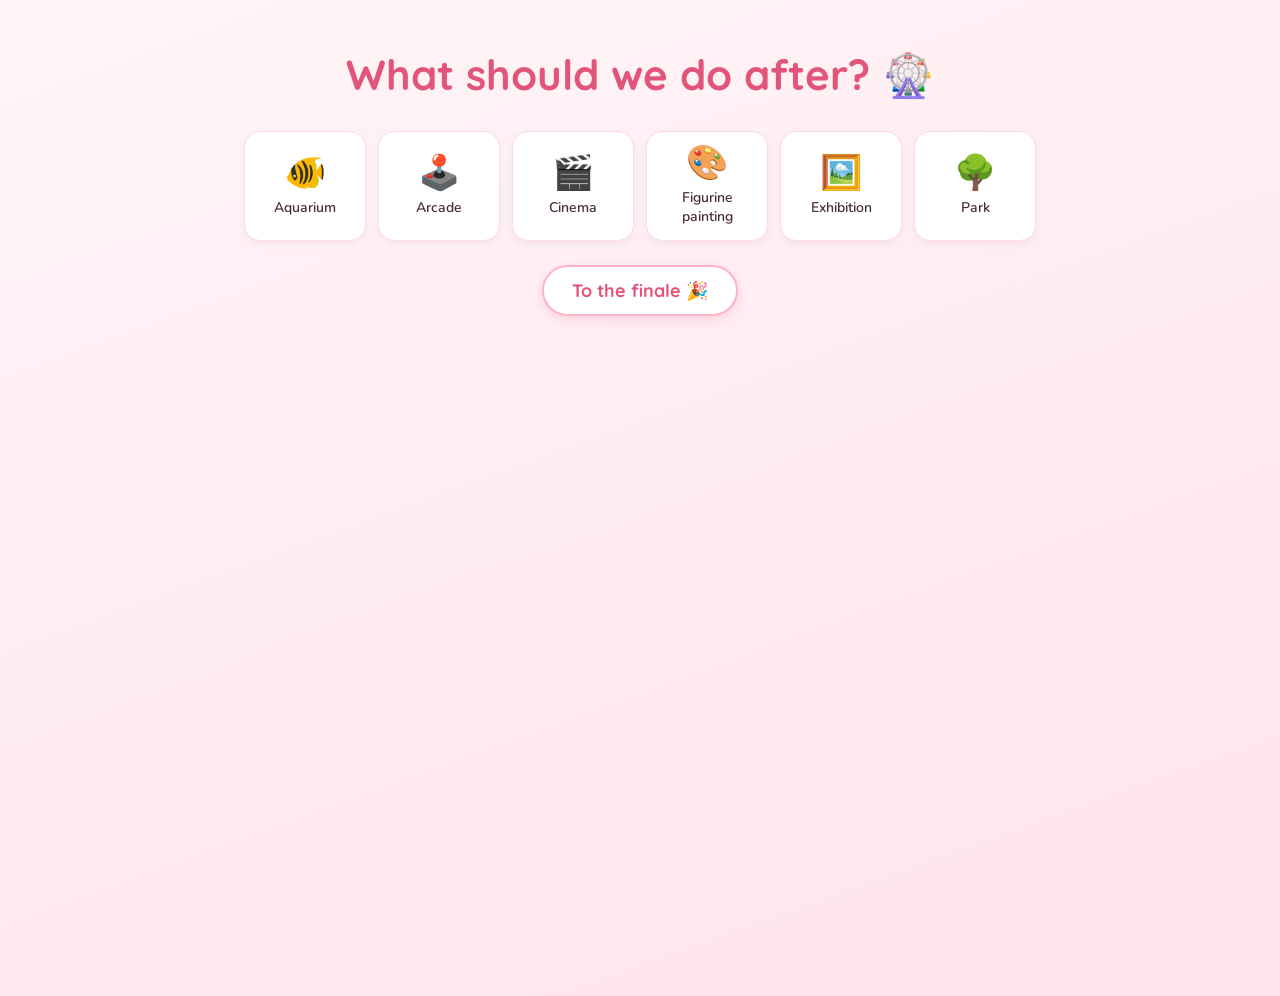
<file: activities.html>
<!DOCTYPE html>
<html lang="en">
  <head>
    <meta charset="UTF-8" />
    <meta name="viewport" content="width=device-width, initial-scale=1.0" />
    <title>To my Nhe Nhe</title>
    <link rel="icon" href="favicon.svg" type="image/svg+xml" />
    <link rel="stylesheet" href="css/activities.css" />
  </head>
  <body>
    <div id="activityquestion"><b>What should we do after? 🎡</b></div>
    <div class="activities-selection">
      <label class="activity-item">
        <input type="checkbox" name="activities" value="Aquarium" />
        <span class="activity-icon" aria-hidden="true">🐠</span>
        <span class="activity-label">Aquarium</span>
      </label>
      <label class="activity-item">
        <input type="checkbox" name="activities" value="Arcade" />
        <span class="activity-icon" aria-hidden="true">🕹️</span>
        <span class="activity-label">Arcade</span>
      </label>
      <label class="activity-item">
        <input type="checkbox" name="activities" value="Cinema" />
        <span class="activity-icon" aria-hidden="true">🎬</span>
        <span class="activity-label">Cinema</span>
      </label>
      <label class="activity-item">
        <input type="checkbox" name="activities" value="Figurine painting" />
        <span class="activity-icon" aria-hidden="true">🎨</span>
        <span class="activity-label">Figurine painting</span>
      </label>
      <label class="activity-item">
        <input type="checkbox" name="activities" value="Exhibition" />
        <span class="activity-icon" aria-hidden="true">🖼️</span>
        <span class="activity-label">Exhibition</span>
      </label>
      <label class="activity-item">
        <input type="checkbox" name="activities" value="Park" />
        <span class="activity-icon" aria-hidden="true">🌳</span>
        <span class="activity-label">Park</span>
      </label>
    </div>
    <button class="button" id="finaleBtn">To the finale 🎉</button>

    <script src="js/responses.js"></script>
    <script>
      document.getElementById("finaleBtn").addEventListener("click", function () {
        HangoutResponses.updateResponses({
          activities: HangoutResponses.getCheckedValues("activities"),
        });
        location.href = "lastpage.html";
      });
    </script>
  </body>
</html>
</file>
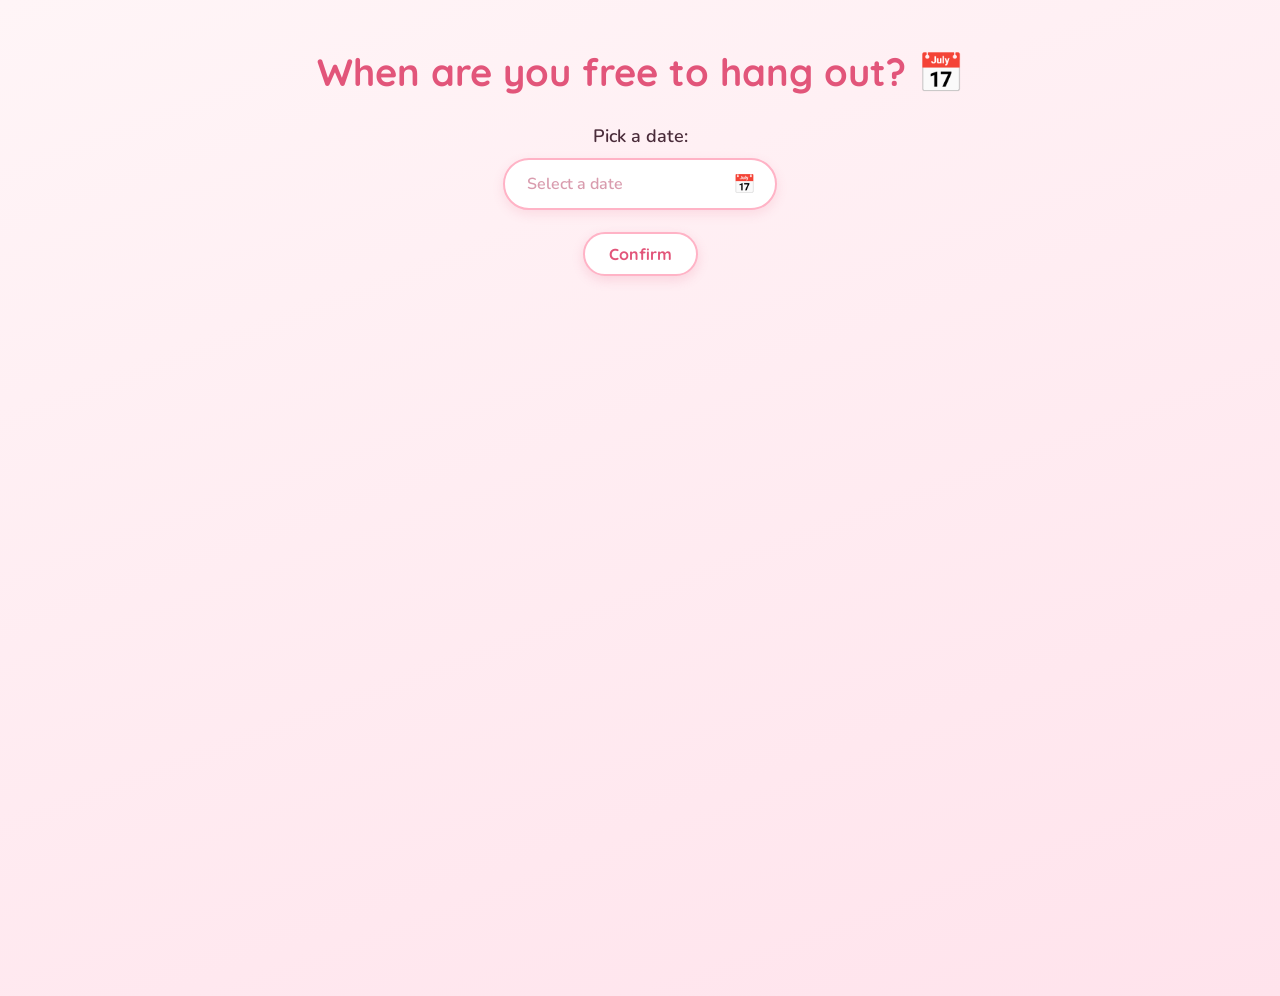
<file: date.html>
<!DOCTYPE html>
<html lang="en">
  <head>
    <meta charset="UTF-8" />
    <meta name="viewport" content="width=device-width, initial-scale=1.0" />
    <title>To my Nhe Nhe</title>
    <link rel="icon" href="favicon.svg" type="image/svg+xml" />
    <link rel="stylesheet" href="css/date.css" />
  </head>
  <body>
    <h1 title="pick a date to hang out">When are you free to hang out? 📅</h1>

    <div class="date-picker">
      <div class="date-picker-inner">
        <label for="dateDisplay">Pick a date:</label>

        <div class="date-field" id="dateField">
          <input
            type="text"
            id="dateDisplay"
            class="date-input"
            placeholder="Select a date"
            readonly
          />
          <span class="date-icon" aria-hidden="true">📅</span>
        </div>

        <div class="calendar" id="calendar" hidden>
          <div class="calendar-header">
            <button
              type="button"
              class="calendar-nav"
              id="prevMonth"
              aria-label="Previous month"
            >
              ‹
            </button>
            <div class="calendar-title" id="calendarTitle"></div>
            <button
              type="button"
              class="calendar-nav"
              id="nextMonth"
              aria-label="Next month"
            >
              ›
            </button>
          </div>
          <div class="calendar-weekdays">
            <span>Su</span><span>Mo</span><span>Tu</span><span>We</span
            ><span>Th</span><span>Fr</span><span>Sa</span>
          </div>
          <div class="calendar-days" id="calendarDays"></div>
          <div class="calendar-footer">
            <button type="button" class="calendar-link" id="clearDate">
              Clear
            </button>
            <button type="button" class="calendar-link" id="todayDate">
              Today
            </button>
          </div>
        </div>
      </div>

      <button class="button" type="button" id="confirmDateBtn">
        Confirm
      </button>
    </div>

    <script src="js/responses.js"></script>
    <script>
      document.addEventListener("DOMContentLoaded", function () {
        var dateField = document.getElementById("dateField");
        var dateDisplay = document.getElementById("dateDisplay");
        var calendar = document.getElementById("calendar");
        var calendarTitle = document.getElementById("calendarTitle");
        var calendarDays = document.getElementById("calendarDays");
        var prevMonthBtn = document.getElementById("prevMonth");
        var nextMonthBtn = document.getElementById("nextMonth");
        var clearBtn = document.getElementById("clearDate");
        var todayBtn = document.getElementById("todayDate");

        var monthNames = [
          "January", "February", "March", "April", "May", "June",
          "July", "August", "September", "October", "November", "December",
        ];
        var monthNamesShort = [
          "Jan", "Feb", "Mar", "Apr", "May", "Jun",
          "Jul", "Aug", "Sep", "Oct", "Nov", "Dec",
        ];

        var today = new Date();
        today.setHours(0, 0, 0, 0);

        // Only September onward is selectable.
        var septThisYear = new Date(today.getFullYear(), 8, 1);
        var minDate = today <= septThisYear ? septThisYear : today;

        var viewDate = new Date(minDate.getFullYear(), minDate.getMonth(), 1);
        var selectedDate = null;

        function isSameDate(a, b) {
          return (
            a.getFullYear() === b.getFullYear() &&
            a.getMonth() === b.getMonth() &&
            a.getDate() === b.getDate()
          );
        }

        function createDayCell(dayNum, isOtherMonth, dateObj) {
          var cell = document.createElement("button");
          cell.type = "button";
          cell.textContent = dayNum;
          var isDisabled = dateObj < minDate;
          cell.className =
            "calendar-day" +
            (isOtherMonth ? " is-muted" : "") +
            (isDisabled ? " is-disabled" : "");
          if (isSameDate(dateObj, today)) cell.classList.add("is-today");
          if (selectedDate && isSameDate(dateObj, selectedDate)) {
            cell.classList.add("is-selected");
          }
          if (isDisabled) {
            cell.disabled = true;
          } else {
            cell.addEventListener("click", function (e) {
              e.stopPropagation();
              selectedDate = dateObj;
              if (isOtherMonth) {
                viewDate = new Date(dateObj.getFullYear(), dateObj.getMonth(), 1);
              }
              updateDisplay();
              renderCalendar();
              closeCalendar();
            });
          }
          return cell;
        }

        function renderCalendar() {
          var year = viewDate.getFullYear();
          var month = viewDate.getMonth();
          calendarTitle.textContent = monthNames[month] + " " + year;

          var startWeekday = new Date(year, month, 1).getDay();
          var daysInMonth = new Date(year, month + 1, 0).getDate();
          var daysInPrevMonth = new Date(year, month, 0).getDate();

          calendarDays.innerHTML = "";

          for (var i = startWeekday - 1; i >= 0; i--) {
            var d = daysInPrevMonth - i;
            calendarDays.appendChild(
              createDayCell(d, true, new Date(year, month - 1, d))
            );
          }
          for (var d1 = 1; d1 <= daysInMonth; d1++) {
            calendarDays.appendChild(
              createDayCell(d1, false, new Date(year, month, d1))
            );
          }
          var totalCells = startWeekday + daysInMonth;
          var trailing = (7 - (totalCells % 7)) % 7;
          for (var d2 = 1; d2 <= trailing; d2++) {
            calendarDays.appendChild(
              createDayCell(d2, true, new Date(year, month + 1, d2))
            );
          }

          prevMonthBtn.disabled =
            year === minDate.getFullYear() && month === minDate.getMonth();
        }

        function updateDisplay() {
          if (!selectedDate) {
            dateDisplay.value = "";
            return;
          }
          dateDisplay.value =
            monthNamesShort[selectedDate.getMonth()] +
            " " +
            selectedDate.getDate() +
            ", " +
            selectedDate.getFullYear();
        }

        function openCalendar() {
          calendar.hidden = false;
        }

        function closeCalendar() {
          calendar.hidden = true;
        }

        dateField.addEventListener("click", function (e) {
          e.stopPropagation();
          if (calendar.hidden) {
            renderCalendar();
            openCalendar();
          } else {
            closeCalendar();
          }
        });

        calendar.addEventListener("click", function (e) {
          e.stopPropagation();
        });

        document.addEventListener("click", function () {
          closeCalendar();
        });

        prevMonthBtn.addEventListener("click", function (e) {
          e.stopPropagation();
          viewDate = new Date(viewDate.getFullYear(), viewDate.getMonth() - 1, 1);
          renderCalendar();
        });

        nextMonthBtn.addEventListener("click", function (e) {
          e.stopPropagation();
          viewDate = new Date(viewDate.getFullYear(), viewDate.getMonth() + 1, 1);
          renderCalendar();
        });

        clearBtn.addEventListener("click", function (e) {
          e.stopPropagation();
          selectedDate = null;
          updateDisplay();
          renderCalendar();
        });

        if (today < minDate) {
          todayBtn.style.display = "none";
        } else {
          todayBtn.addEventListener("click", function (e) {
            e.stopPropagation();
            selectedDate = new Date(today.getFullYear(), today.getMonth(), today.getDate());
            viewDate = new Date(today.getFullYear(), today.getMonth(), 1);
            updateDisplay();
            renderCalendar();
          });
        }

        renderCalendar();

        document.getElementById("confirmDateBtn").addEventListener("click", function () {
          HangoutResponses.updateResponses({
            date: selectedDate ? dateDisplay.value : "",
          });
          location.href = "food.html";
        });
      });
    </script>
  </body>
</html>
</file>
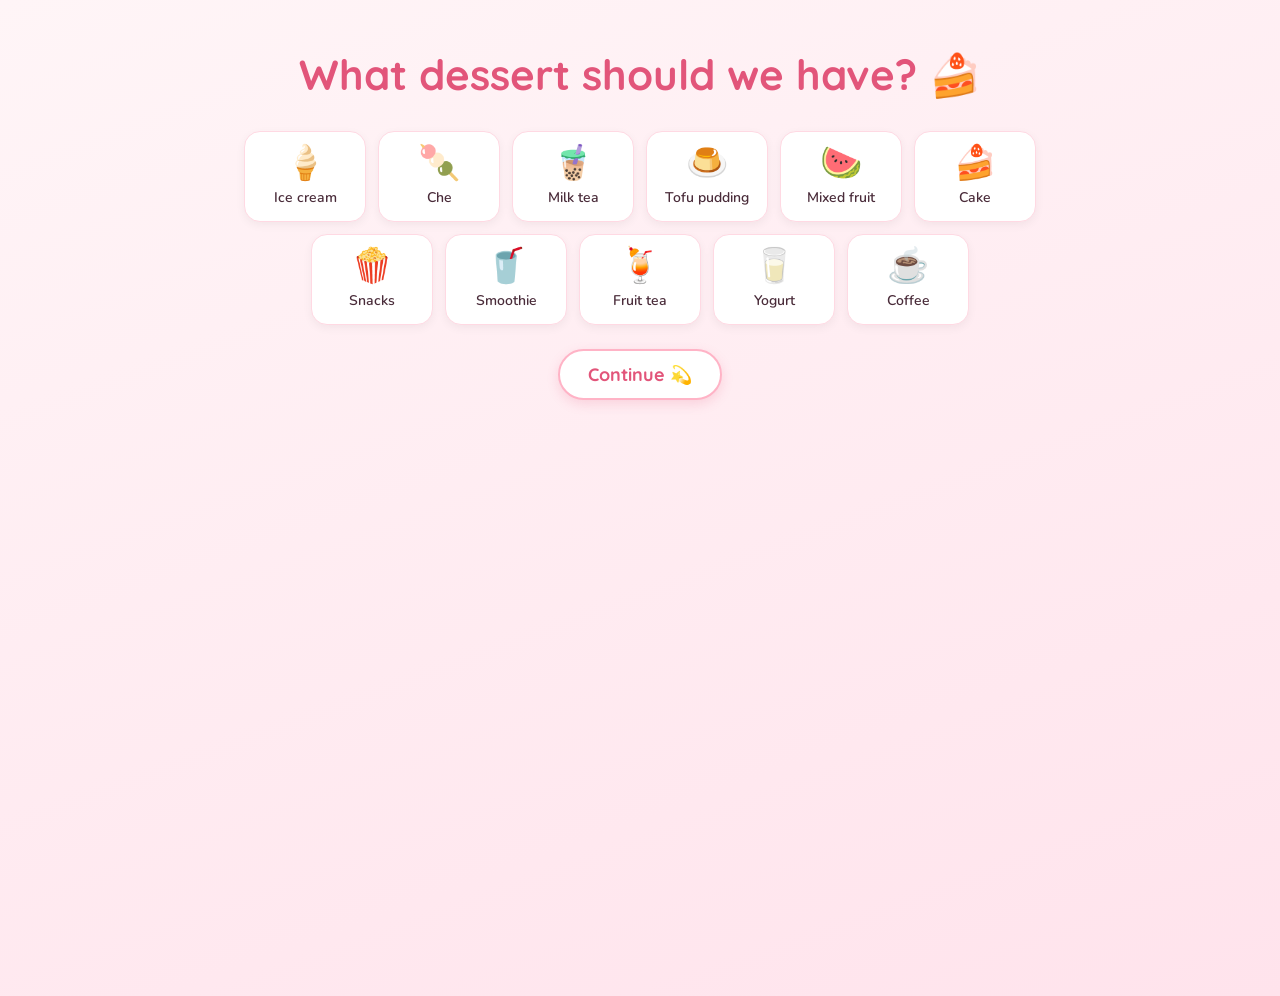
<file: dessert.html>
<!DOCTYPE html>
<html lang="en">
  <head>
    <meta charset="UTF-8" />
    <meta name="viewport" content="width=device-width, initial-scale=1.0" />
    <title>To my Nhe Nhe</title>
    <link rel="icon" href="favicon.svg" type="image/svg+xml" />
    <link rel="stylesheet" href="css/dessert.css" />
  </head>
  <body>
    <div id="dessertquestion">What dessert should we have? 🍰</div>

    <div class="dessert-selection">
      <label class="dessert-item">
        <input type="checkbox" name="dessert" value="Ice cream" />
        <span class="dessert-icon" aria-hidden="true">🍦</span>
        <span class="dessert-label">Ice cream</span>
      </label>
      <label class="dessert-item">
        <input type="checkbox" name="dessert" value="Che" />
        <span class="dessert-icon" aria-hidden="true">🍡</span>
        <span class="dessert-label">Che</span>
      </label>
      <label class="dessert-item">
        <input type="checkbox" name="dessert" value="Milk tea" />
        <span class="dessert-icon" aria-hidden="true">🧋</span>
        <span class="dessert-label">Milk tea</span>
      </label>
      <label class="dessert-item">
        <input type="checkbox" name="dessert" value="Tofu pudding" />
        <span class="dessert-icon" aria-hidden="true">🍮</span>
        <span class="dessert-label">Tofu pudding</span>
      </label>
      <label class="dessert-item">
        <input type="checkbox" name="dessert" value="Mixed fruit" />
        <span class="dessert-icon" aria-hidden="true">🍉</span>
        <span class="dessert-label">Mixed fruit</span>
      </label>
      <label class="dessert-item">
        <input type="checkbox" name="dessert" value="Cake" />
        <span class="dessert-icon" aria-hidden="true">🍰</span>
        <span class="dessert-label">Cake</span>
      </label>
      <label class="dessert-item">
        <input type="checkbox" name="dessert" value="Snacks" />
        <span class="dessert-icon" aria-hidden="true">🍿</span>
        <span class="dessert-label">Snacks</span>
      </label>
      <label class="dessert-item">
        <input type="checkbox" name="dessert" value="Smoothie" />
        <span class="dessert-icon" aria-hidden="true">🥤</span>
        <span class="dessert-label">Smoothie</span>
      </label>
      <label class="dessert-item">
        <input type="checkbox" name="dessert" value="Fruit tea" />
        <span class="dessert-icon" aria-hidden="true">🍹</span>
        <span class="dessert-label">Fruit tea</span>
      </label>
      <label class="dessert-item">
        <input type="checkbox" name="dessert" value="Yogurt" />
        <span class="dessert-icon" aria-hidden="true">🥛</span>
        <span class="dessert-label">Yogurt</span>
      </label>
      <label class="dessert-item">
        <input type="checkbox" name="dessert" value="Coffee" />
        <span class="dessert-icon" aria-hidden="true">☕</span>
        <span class="dessert-label">Coffee</span>
      </label>
    </div>
    <button class="button" id="continueBtn">Continue 💫</button>

    <script src="js/responses.js"></script>
    <script>
      document.getElementById("continueBtn").addEventListener("click", function () {
        HangoutResponses.updateResponses({
          dessert: HangoutResponses.getCheckedValues("dessert"),
        });
        location.href = "activities.html";
      });
    </script>
  </body>
</html>
</file>
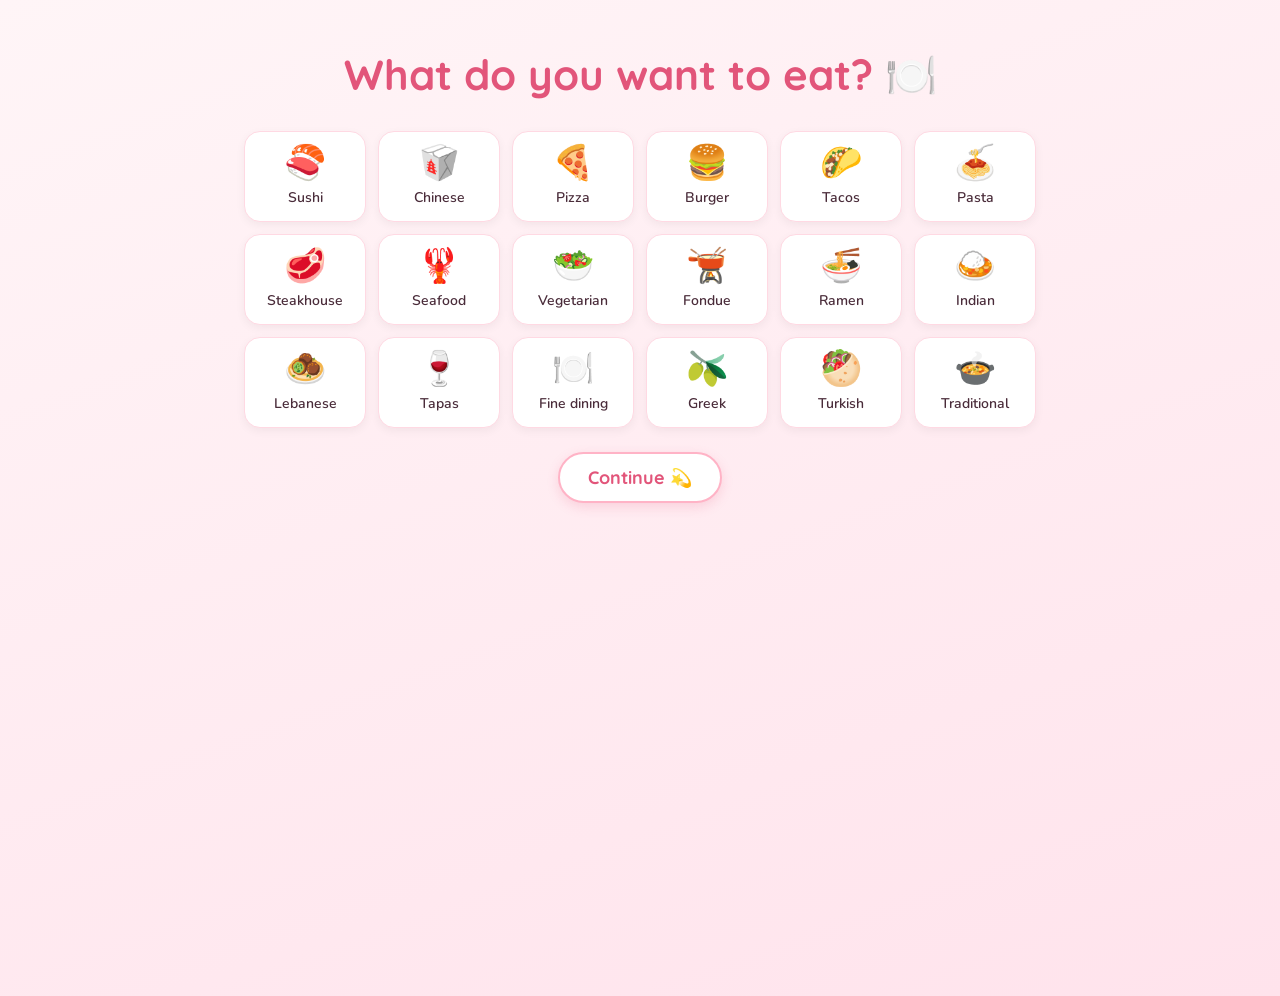
<file: food.html>
<!DOCTYPE html>
<html lang="en">
  <head>
    <meta charset="UTF-8" />
    <meta name="viewport" content="width=device-width, initial-scale=1.0" />
    <title>To my Nhe Nhe</title>
    <link rel="icon" href="favicon.svg" type="image/svg+xml" />
    <link rel="stylesheet" href="css/food.css" />
  </head>
  <body>
    <div id="foodquestion">
      <b>What do you want to eat? 🍽️</b>
    </div>

    <div class="food-selection">
      <label class="food-item">
        <input type="checkbox" name="food" value="Sushi" />
        <span class="food-icon" aria-hidden="true">🍣</span>
        <span class="food-label">Sushi</span>
      </label>
      <label class="food-item">
        <input type="checkbox" name="food" value="Chinese" />
        <span class="food-icon" aria-hidden="true">🥡</span>
        <span class="food-label">Chinese</span>
      </label>
      <label class="food-item">
        <input type="checkbox" name="food" value="Pizza" />
        <span class="food-icon" aria-hidden="true">🍕</span>
        <span class="food-label">Pizza</span>
      </label>
      <label class="food-item">
        <input type="checkbox" name="food" value="Burger" />
        <span class="food-icon" aria-hidden="true">🍔</span>
        <span class="food-label">Burger</span>
      </label>
      <label class="food-item">
        <input type="checkbox" name="food" value="Tacos" />
        <span class="food-icon" aria-hidden="true">🌮</span>
        <span class="food-label">Tacos</span>
      </label>
      <label class="food-item">
        <input type="checkbox" name="food" value="Pasta" />
        <span class="food-icon" aria-hidden="true">🍝</span>
        <span class="food-label">Pasta</span>
      </label>
      <label class="food-item">
        <input type="checkbox" name="food" value="Steakhouse" />
        <span class="food-icon" aria-hidden="true">🥩</span>
        <span class="food-label">Steakhouse</span>
      </label>
      <label class="food-item">
        <input type="checkbox" name="food" value="Seafood" />
        <span class="food-icon" aria-hidden="true">🦞</span>
        <span class="food-label">Seafood</span>
      </label>
      <label class="food-item">
        <input type="checkbox" name="food" value="Vegetarian" />
        <span class="food-icon" aria-hidden="true">🥗</span>
        <span class="food-label">Vegetarian</span>
      </label>
      <label class="food-item">
        <input type="checkbox" name="food" value="Fondue" />
        <span class="food-icon" aria-hidden="true">🫕</span>
        <span class="food-label">Fondue</span>
      </label>
      <label class="food-item">
        <input type="checkbox" name="food" value="Ramen" />
        <span class="food-icon" aria-hidden="true">🍜</span>
        <span class="food-label">Ramen</span>
      </label>
      <label class="food-item">
        <input type="checkbox" name="food" value="Indian" />
        <span class="food-icon" aria-hidden="true">🍛</span>
        <span class="food-label">Indian</span>
      </label>
      <label class="food-item">
        <input type="checkbox" name="food" value="Lebanese" />
        <span class="food-icon" aria-hidden="true">🧆</span>
        <span class="food-label">Lebanese</span>
      </label>
      <label class="food-item">
        <input type="checkbox" name="food" value="Tapas" />
        <span class="food-icon" aria-hidden="true">🍷</span>
        <span class="food-label">Tapas</span>
      </label>
      <label class="food-item">
        <input type="checkbox" name="food" value="Fine dining" />
        <span class="food-icon" aria-hidden="true">🍽️</span>
        <span class="food-label">Fine dining</span>
      </label>
      <label class="food-item">
        <input type="checkbox" name="food" value="Greek" />
        <span class="food-icon" aria-hidden="true">🫒</span>
        <span class="food-label">Greek</span>
      </label>
      <label class="food-item">
        <input type="checkbox" name="food" value="Turkish" />
        <span class="food-icon" aria-hidden="true">🥙</span>
        <span class="food-label">Turkish</span>
      </label>
      <label class="food-item">
        <input type="checkbox" name="food" value="Traditional" />
        <span class="food-icon" aria-hidden="true">🍲</span>
        <span class="food-label">Traditional</span>
      </label>
    </div>
    <button class="button" id="continueBtn">Continue 💫</button>

    <script src="js/responses.js"></script>
    <script>
      document.getElementById("continueBtn").addEventListener("click", function () {
        HangoutResponses.updateResponses({
          food: HangoutResponses.getCheckedValues("food"),
        });
        location.href = "dessert.html";
      });
    </script>
  </body>
</html>
</file>
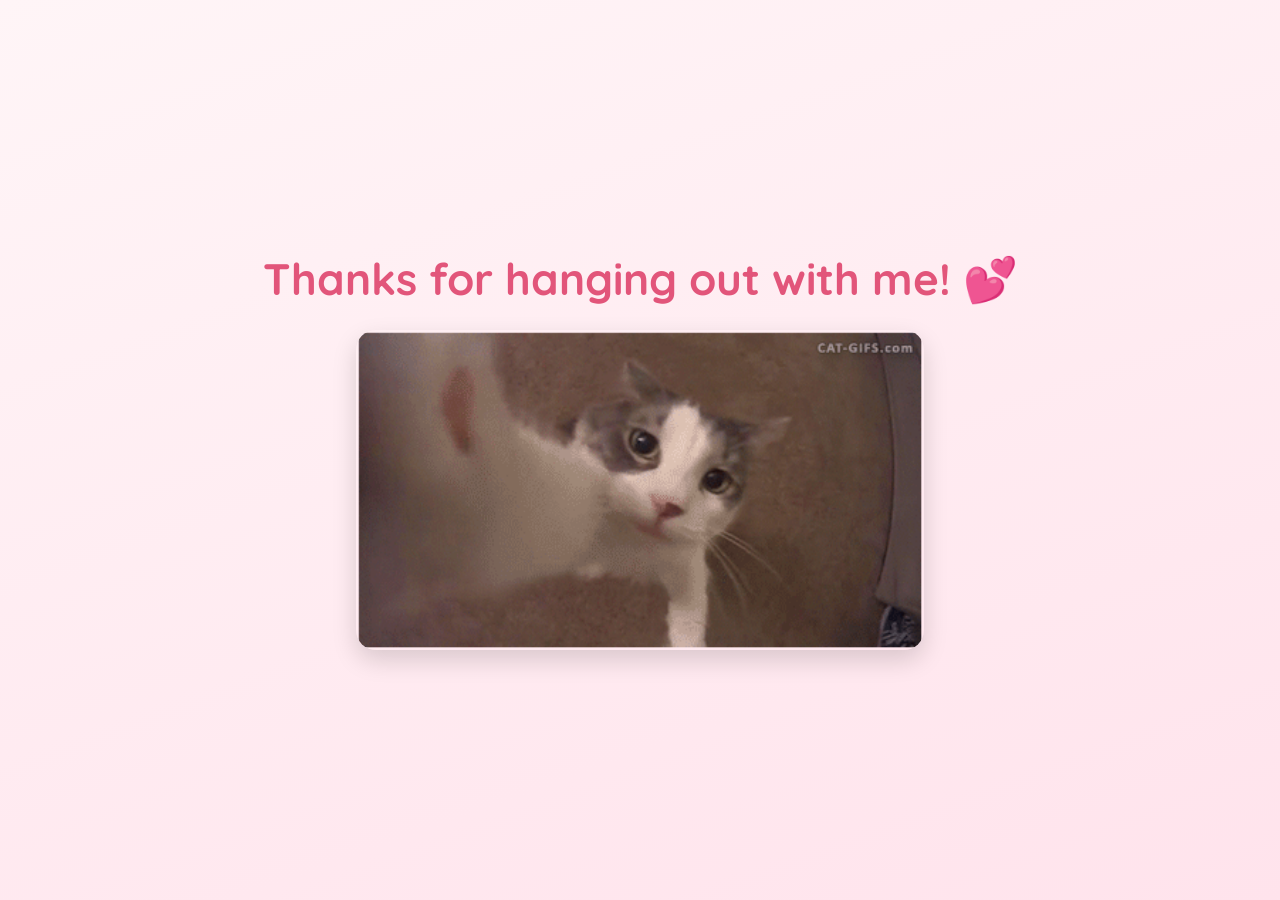
<file: lastpage.html>
<!DOCTYPE html>
<html lang="en">
  <head>
    <meta charset="UTF-8" />
    <meta name="viewport" content="width=device-width, initial-scale=1.0" />
    <title>To my Nhe Nhe</title>
    <link rel="icon" href="favicon.svg" type="image/svg+xml" />
    <link rel="stylesheet" href="css/flower.css" />
  </head>
  <body>
    <div id="thankyou"><b>Thanks for hanging out with me! 💕</b></div>
    <img
      src="cat-hug-kiss.gif"
      alt="cat hug and kiss"
      class="final-gif"
    />

    <script src="js/responses.js"></script>
    <script>
      var FORMSPREE_ENDPOINT = "https://formspree.io/f/xwlenvgd";

      document.addEventListener("DOMContentLoaded", function () {
        HangoutResponses.submitResponses(FORMSPREE_ENDPOINT).catch(function (err) {
          console.error("Could not send responses:", err);
        });
      });
    </script>
  </body>
</html>
</file>
<file: css/activities.css>
@import url("https://fonts.googleapis.com/css2?family=Quicksand:wght@500;600;700&family=Nunito:wght@400;600;800&display=swap");

body {
  text-align: center;
  margin: 0;
  padding: 48px 16px;
  min-height: 100vh;
  font-family: "Nunito", "Segoe UI", sans-serif;
  background: linear-gradient(160deg, #fff5f7 0%, #ffe3ec 100%);
  color: #4a2c3a;
}

#activityquestion {
  font-family: "Quicksand", "Segoe UI", sans-serif;
  font-weight: 700;
  font-size: 42px;
  color: #e2557a;
  margin-bottom: 30px;
}

.activities-selection {
  display: flex;
  flex-wrap: wrap;
  justify-content: center;
  gap: 12px;
  max-width: 880px;
  margin: 0 auto;
}

.activity-item {
  display: flex;
  flex-direction: column;
  align-items: center;
  justify-content: center;
  width: 104px;
  padding: 14px 8px;
  background: #ffffff;
  border-radius: 16px;
  border: 1px solid #ffd9e3;
  box-shadow: 0 3px 10px rgba(0, 0, 0, 0.05);
  color: #4a2c3a;
  cursor: pointer;
  transition: all 0.2s ease;
}

.activity-item:hover {
  transform: translateY(-3px);
  border-color: #ff9ab3;
  box-shadow: 0 6px 14px rgba(226, 85, 122, 0.18);
}

.activity-item:has(input:checked) {
  border-color: #ff6f91;
  background: linear-gradient(160deg, #ffe3ec, #ffd1de);
  box-shadow: 0 4px 12px rgba(226, 85, 122, 0.28);
}

.activity-item input[type="checkbox"] {
  position: absolute;
  opacity: 0;
  pointer-events: none;
}

.activity-icon {
  font-size: 34px;
  line-height: 1;
  margin-bottom: 8px;
}

.activity-label {
  font-weight: 600;
  font-size: 14px;
  text-align: center;
}

.button {
  font-family: "Quicksand", "Segoe UI", sans-serif;
  font-weight: 700;
  padding: 12px 28px;
  font-size: 18px;
  cursor: pointer;
  margin: 24px 10px 10px;
  background-color: #ffffff;
  color: #e2557a;
  border-radius: 999px;
  border: 2px solid #ffb3c6;
  box-shadow: 0 4px 12px rgba(226, 85, 122, 0.18);
  transition: all 0.25s ease;
}

.button:hover {
  background-color: #ff6f91;
  color: #ffffff;
  border-color: #ff6f91;
  transform: translateY(-2px);
  box-shadow: 0 6px 16px rgba(226, 85, 122, 0.3);
}
</file>
<file: css/date.css>
@import url("https://fonts.googleapis.com/css2?family=Quicksand:wght@500;600;700&family=Nunito:wght@400;600;800&display=swap");

body {
  text-align: center;
  margin: 0;
  padding: 48px 16px;
  min-height: 100vh;
  font-family: "Nunito", "Segoe UI", sans-serif;
  background: linear-gradient(160deg, #fff5f7 0%, #ffe3ec 100%);
  color: #4a2c3a;
  display: flex;
  flex-direction: column;
  align-items: center;
}

h1 {
  font-family: "Quicksand", "Segoe UI", sans-serif;
  font-weight: 700;
  font-size: 38px;
  color: #e2557a;
  margin: 0 0 28px;
}

.date-picker {
  display: flex;
  flex-direction: column;
  align-items: center;
  gap: 14px;
}

.date-picker-inner {
  position: relative;
  display: flex;
  flex-direction: column;
  align-items: center;
  gap: 10px;
}

.date-picker label {
  font-size: 18px;
  font-weight: 600;
  color: #4a2c3a;
}

.date-field {
  display: flex;
  align-items: center;
  justify-content: space-between;
  gap: 10px;
  width: 230px;
  padding: 12px 20px;
  background: #ffffff;
  border: 2px solid #ffb3c6;
  border-radius: 999px;
  cursor: pointer;
  box-shadow: 0 4px 12px rgba(226, 85, 122, 0.14);
  transition: all 0.2s ease;
}

.date-field:hover {
  border-color: #ff6f91;
  box-shadow: 0 6px 16px rgba(226, 85, 122, 0.22);
}

.date-input {
  border: none;
  outline: none;
  background: transparent;
  font-family: "Nunito", "Segoe UI", sans-serif;
  font-size: 16px;
  font-weight: 700;
  color: #4a2c3a;
  cursor: pointer;
  width: 100%;
}

.date-input::placeholder {
  color: #d99cae;
  font-weight: 600;
}

.date-icon {
  font-size: 18px;
}

.calendar {
  position: absolute;
  top: 100%;
  left: 50%;
  transform: translateX(-50%);
  margin-top: 10px;
  width: 280px;
  background: #ffffff;
  border-radius: 20px;
  box-shadow: 0 14px 32px rgba(226, 85, 122, 0.28);
  padding: 18px;
  z-index: 10;
}

.calendar-header {
  display: flex;
  align-items: center;
  justify-content: space-between;
  margin-bottom: 12px;
}

.calendar-title {
  font-family: "Quicksand", "Segoe UI", sans-serif;
  font-weight: 700;
  font-size: 17px;
  color: #e2557a;
}

.calendar-nav {
  border: none;
  background: #ffe3ec;
  color: #e2557a;
  width: 28px;
  height: 28px;
  border-radius: 50%;
  font-size: 16px;
  line-height: 1;
  cursor: pointer;
  display: flex;
  align-items: center;
  justify-content: center;
  transition: all 0.2s ease;
}

.calendar-nav:hover {
  background: #ff6f91;
  color: #ffffff;
}

.calendar-nav:disabled {
  opacity: 0.35;
  cursor: not-allowed;
}

.calendar-nav:disabled:hover {
  background: #ffe3ec;
  color: #e2557a;
}

.calendar-weekdays {
  display: grid;
  grid-template-columns: repeat(7, 1fr);
  text-align: center;
  font-size: 12px;
  font-weight: 700;
  color: #d99cae;
  margin-bottom: 6px;
}

.calendar-days {
  display: grid;
  grid-template-columns: repeat(7, 1fr);
  gap: 4px;
}

.calendar-day {
  border: none;
  background: transparent;
  padding: 8px 0;
  border-radius: 10px;
  font-family: "Nunito", "Segoe UI", sans-serif;
  font-weight: 700;
  font-size: 14px;
  color: #4a2c3a;
  cursor: pointer;
  transition: all 0.15s ease;
}

.calendar-day:hover {
  background: #ffe3ec;
}

.calendar-day.is-muted {
  color: #ecc9d4;
}

.calendar-day:disabled,
.calendar-day.is-disabled {
  color: #f6e2e8;
  cursor: not-allowed;
}

.calendar-day:disabled:hover {
  background: transparent;
}

.calendar-day.is-today {
  box-shadow: inset 0 0 0 2px #ff9ab3;
}

.calendar-day.is-selected {
  background: linear-gradient(160deg, #ff9ab3, #ff6f91);
  color: #ffffff;
  box-shadow: 0 4px 10px rgba(226, 85, 122, 0.35);
}

.calendar-footer {
  display: flex;
  justify-content: space-between;
  margin-top: 10px;
  padding-top: 10px;
  border-top: 1px solid #ffe3ec;
}

.calendar-link {
  border: none;
  background: none;
  color: #e2557a;
  font-weight: 700;
  font-size: 13px;
  cursor: pointer;
  padding: 4px;
}

.calendar-link:hover {
  text-decoration: underline;
}

.button {
  font-family: "Quicksand", "Segoe UI", sans-serif;
  font-weight: 700;
  padding: 10px 24px;
  font-size: 16px;
  cursor: pointer;
  margin-top: 8px;
  background-color: #ffffff;
  color: #e2557a;
  border-radius: 999px;
  border: 2px solid #ffb3c6;
  box-shadow: 0 4px 12px rgba(226, 85, 122, 0.18);
  transition: all 0.25s ease;
}

.button:hover {
  background-color: #ff6f91;
  color: #ffffff;
  border-color: #ff6f91;
  transform: translateY(-2px);
  box-shadow: 0 6px 16px rgba(226, 85, 122, 0.3);
}
</file>
<file: css/dessert.css>
@import url("https://fonts.googleapis.com/css2?family=Quicksand:wght@500;600;700&family=Nunito:wght@400;600;800&display=swap");

body {
  text-align: center;
  margin: 0;
  padding: 48px 16px;
  min-height: 100vh;
  font-family: "Nunito", "Segoe UI", sans-serif;
  background: linear-gradient(160deg, #fff5f7 0%, #ffe3ec 100%);
  color: #4a2c3a;
}

#dessertquestion {
  font-family: "Quicksand", "Segoe UI", sans-serif;
  font-weight: 700;
  font-size: 42px;
  color: #e2557a;
  margin-bottom: 30px;
}

.dessert-selection {
  display: flex;
  flex-wrap: wrap;
  justify-content: center;
  gap: 12px;
  max-width: 880px;
  margin: 0 auto;
}

.dessert-item {
  display: flex;
  flex-direction: column;
  align-items: center;
  justify-content: center;
  width: 104px;
  padding: 14px 8px;
  background: #ffffff;
  border-radius: 16px;
  border: 1px solid #ffd9e3;
  box-shadow: 0 3px 10px rgba(0, 0, 0, 0.05);
  color: #4a2c3a;
  cursor: pointer;
  transition: all 0.2s ease;
}

.dessert-item:hover {
  transform: translateY(-3px);
  border-color: #ff9ab3;
  box-shadow: 0 6px 14px rgba(226, 85, 122, 0.18);
}

.dessert-item:has(input:checked) {
  border-color: #ff6f91;
  background: linear-gradient(160deg, #ffe3ec, #ffd1de);
  box-shadow: 0 4px 12px rgba(226, 85, 122, 0.28);
}

.dessert-item input[type="checkbox"] {
  position: absolute;
  opacity: 0;
  pointer-events: none;
}

.dessert-icon {
  font-size: 34px;
  line-height: 1;
  margin-bottom: 8px;
}

.dessert-label {
  font-weight: 600;
  font-size: 14px;
  text-align: center;
}

.button {
  font-family: "Quicksand", "Segoe UI", sans-serif;
  font-weight: 700;
  padding: 12px 28px;
  font-size: 18px;
  cursor: pointer;
  margin: 24px 10px 10px;
  background-color: #ffffff;
  color: #e2557a;
  border-radius: 999px;
  border: 2px solid #ffb3c6;
  box-shadow: 0 4px 12px rgba(226, 85, 122, 0.18);
  transition: all 0.25s ease;
}

.button:hover {
  background-color: #ff6f91;
  color: #ffffff;
  border-color: #ff6f91;
  transform: translateY(-2px);
  box-shadow: 0 6px 16px rgba(226, 85, 122, 0.3);
}
</file>
<file: css/food.css>
@import url("https://fonts.googleapis.com/css2?family=Quicksand:wght@500;600;700&family=Nunito:wght@400;600;800&display=swap");

body {
  text-align: center;
  margin: 0;
  padding: 48px 16px;
  min-height: 100vh;
  font-family: "Nunito", "Segoe UI", sans-serif;
  background: linear-gradient(160deg, #fff5f7 0%, #ffe3ec 100%);
  color: #4a2c3a;
}

#foodquestion {
  font-family: "Quicksand", "Segoe UI", sans-serif;
  font-weight: 700;
  font-size: 42px;
  color: #e2557a;
  margin-bottom: 30px;
}

.food-selection {
  display: flex;
  flex-wrap: wrap;
  justify-content: center;
  gap: 12px;
  max-width: 880px;
  margin: 0 auto;
}

.food-item {
  display: flex;
  flex-direction: column;
  align-items: center;
  justify-content: center;
  width: 104px;
  padding: 14px 8px;
  background: #ffffff;
  border-radius: 16px;
  border: 1px solid #ffd9e3;
  box-shadow: 0 3px 10px rgba(0, 0, 0, 0.05);
  color: #4a2c3a;
  cursor: pointer;
  transition: all 0.2s ease;
}

.food-item:hover {
  transform: translateY(-3px);
  border-color: #ff9ab3;
  box-shadow: 0 6px 14px rgba(226, 85, 122, 0.18);
}

.food-item:has(input:checked) {
  border-color: #ff6f91;
  background: linear-gradient(160deg, #ffe3ec, #ffd1de);
  box-shadow: 0 4px 12px rgba(226, 85, 122, 0.28);
}

.food-item input[type="checkbox"] {
  position: absolute;
  opacity: 0;
  pointer-events: none;
}

.food-icon {
  font-size: 34px;
  line-height: 1;
  margin-bottom: 8px;
}

.food-label {
  font-weight: 600;
  font-size: 14px;
  text-align: center;
}

.button {
  font-family: "Quicksand", "Segoe UI", sans-serif;
  font-weight: 700;
  padding: 12px 28px;
  font-size: 18px;
  cursor: pointer;
  margin: 24px 10px 10px;
  background-color: #ffffff;
  color: #e2557a;
  border-radius: 999px;
  border: 2px solid #ffb3c6;
  box-shadow: 0 4px 12px rgba(226, 85, 122, 0.18);
  transition: all 0.25s ease;
}

.button:hover {
  background-color: #ff6f91;
  color: #ffffff;
  border-color: #ff6f91;
  transform: translateY(-2px);
  box-shadow: 0 6px 16px rgba(226, 85, 122, 0.3);
}
</file>
<file: css/flower.css>
@import url("https://fonts.googleapis.com/css2?family=Quicksand:wght@500;600;700&family=Nunito:wght@400;600;800&display=swap");

*,
*::after,
*::before {
  padding: 0;
  margin: 0;
  box-sizing: border-box;
}

body {
  background: linear-gradient(160deg, #fff5f7 0%, #ffe3ec 100%);
  min-height: 100vh;
  display: flex;
  flex-direction: column;
  align-items: center;
  justify-content: center;
  color: #4a2c3a;
  font-family: "Nunito", "Segoe UI", sans-serif;
  padding: 40px 16px;
}

#thankyou {
  width: 100%;
  text-align: center;
  margin-bottom: 24px;
  font-family: "Quicksand", "Segoe UI", sans-serif;
  font-weight: 700;
  color: #e2557a;
  font-size: 44px;
}

.final-gif {
  max-width: 90%;
  height: 320px;
  width: auto;
  border-radius: 20px;
  box-shadow: 0 10px 24px rgba(0, 0, 0, 0.15);
}
</file>
